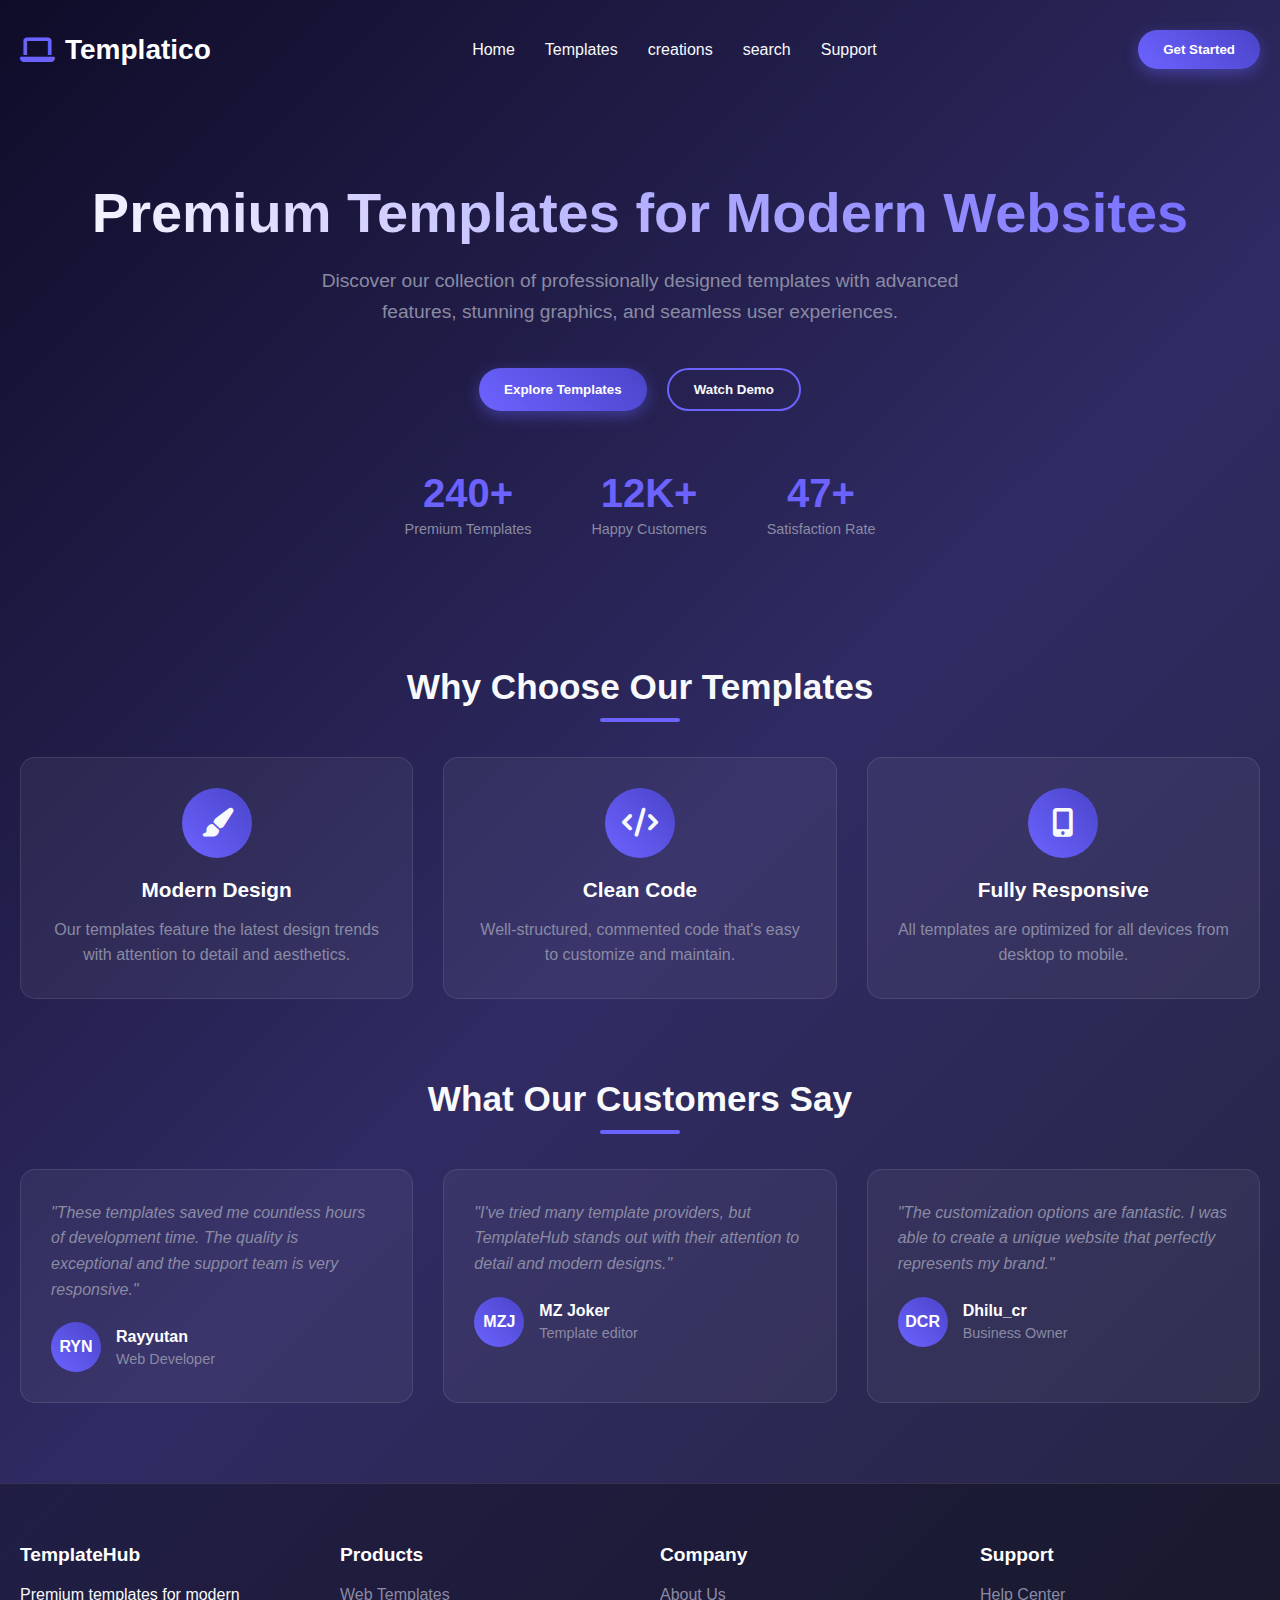
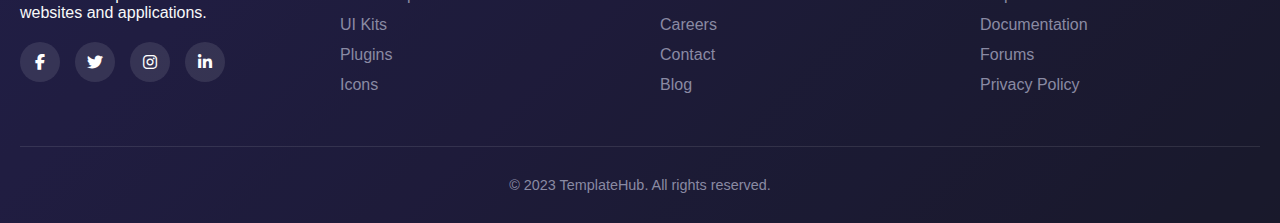
<file: index.html>
<!DOCTYPE html>
<html lang="en">
<head><link rel="stylesheet" href="style.css">
    <link rel="shortcut icon" href="logo.png" type="image/x-icon">
    <meta charset="UTF-8">
    <meta name="viewport" content="width=device-width, initial-scale=1.0">
    <title>Templatico | Templates,websites Showcase</title>
    <link rel="stylesheet" href="https://cdnjs.cloudflare.com/ajax/libs/font-awesome/6.4.0/css/all.min.css">
   
</head>
<body>
    <header>
        <div class="container">
            <nav class="navbar">
                <div class="logo">
                    <i class="fas fa-laptop"></i>
                    <span>Templatico</span>
                </div>
                <div class="nav-links">
                    <a href="index.html">Home</a>
                    <a href="template.html">Templates</a>
                    <a href="our creations.html">creations</a>
                    <a href="#">search</a>
                    <a href="#">Support</a>
                </div>
                <button class="cta-button">Get Started</button>
            </nav>
        </div>
    </header>

    <section class="hero">
        <div class="container">
            <h1>Premium Templates for Modern Websites</h1>
            <p>Discover our collection of professionally designed templates with advanced features, stunning graphics, and seamless user experiences.</p>
            <div class="hero-buttons">
                <button class="cta-button">Explore Templates</button>
                <button class="secondary-button">Watch Demo</button>
            </div>
            <div class="stats">
                <div class="stat-item">
                    <div class="stat-number">500+</div>
                    <div class="stat-label">Premium Templates</div>
                </div>
                <div class="stat-item">
                    <div class="stat-number">25K+</div>
                    <div class="stat-label">Happy Customers</div>
                </div>
                <div class="stat-item">
                    <div class="stat-number">98%</div>
                    <div class="stat-label">Satisfaction Rate</div>
                </div>
            </div>
        </div>
    </section>

    

          
    </section>

    <section class="container">
        <h2 class="section-title">Why Choose Our Templates</h2>
        <div class="features">
            <div class="feature-card">
                <div class="feature-icon">
                    <i class="fas fa-paint-brush"></i>
                </div>
                <h3 class="feature-title">Modern Design</h3>
                <p class="feature-description">Our templates feature the latest design trends with attention to detail and aesthetics.</p>
            </div>
            <div class="feature-card">
                <div class="feature-icon">
                    <i class="fas fa-code"></i>
                </div>
                <h3 class="feature-title">Clean Code</h3>
                <p class="feature-description">Well-structured, commented code that's easy to customize and maintain.</p>
            </div>
            <div class="feature-card">
                <div class="feature-icon">
                    <i class="fas fa-mobile-alt"></i>
                </div>
                <h3 class="feature-title">Fully Responsive</h3>
                <p class="feature-description">All templates are optimized for all devices from desktop to mobile.</p>
            </div>
        </div>
    </section>

    <section class="container testimonials">
        <h2 class="section-title">What Our Customers Say</h2>
        <div class="testimonial-grid">
            <div class="testimonial-card">
                <p class="testimonial-text">"These templates saved me countless hours of development time. The quality is exceptional and the support team is very responsive."</p>
                <div class="testimonial-author">
                    <div class="author-avatar">RYN</div>
                    <div class="author-info">
                        <h4>Rayyutan</h4>
                        <p>Web Developer</p>
                    </div>
                </div>
            </div>
            <div class="testimonial-card">
                <p class="testimonial-text">"I've tried many template providers, but TemplateHub stands out with their attention to detail and modern designs."</p>
                <div class="testimonial-author">
                    <div class="author-avatar">MZJ</div>
                    <div class="author-info">
                        <h4>MZ Joker</h4>
                        <p>Template editor</p>
                    </div>
                </div>
            </div>
            <div class="testimonial-card">
                <p class="testimonial-text">"The customization options are fantastic. I was able to create a unique website that perfectly represents my brand."</p>
                <div class="testimonial-author">
                    <div class="author-avatar">DCR</div>
                    <div class="author-info">
                        <h4>Dhilu_cr</h4>
                        <p> Business Owner</p>
                    </div>
                </div>
            </div>
        </div>
    </section>

    <footer>
        <div class="container">
            <div class="footer-content">
                <div class="footer-column">
                    <h3>TemplateHub</h3>
                    <p>Premium templates for modern websites and applications.</p>
                    <div class="social-links">
                        <a href="#" class="social-link"><i class="fab fa-facebook-f"></i></a>
                        <a href="#" class="social-link"><i class="fab fa-twitter"></i></a>
                        <a href="#" class="social-link"><i class="fab fa-instagram"></i></a>
                        <a href="#" class="social-link"><i class="fab fa-linkedin-in"></i></a>
                    </div>
                </div>
                <div class="footer-column">
                    <h3>Products</h3>
                    <ul class="footer-links">
                        <li><a href="#">Web Templates</a></li>
                        <li><a href="#">UI Kits</a></li>
                        <li><a href="#">Plugins</a></li>
                        <li><a href="#">Icons</a></li>
                    </ul>
                </div>
                <div class="footer-column">
                    <h3>Company</h3>
                    <ul class="footer-links">
                        <li><a href="#">About Us</a></li>
                        <li><a href="#">Careers</a></li>
                        <li><a href="#">Contact</a></li>
                        <li><a href="#">Blog</a></li>
                    </ul>
                </div>
                <div class="footer-column">
                    <h3>Support</h3>
                    <ul class="footer-links">
                        <li><a href="#">Help Center</a></li>
                        <li><a href="#">Documentation</a></li>
                        <li><a href="#">Forums</a></li>
                        <li><a href="#">Privacy Policy</a></li>
                    </ul>
                </div>
            </div>
            <div class="copyright">
                &copy; 2023 TemplateHub. All rights reserved.
            </div>
        </div>
    </footer>

    <script>
        // Add interactivity to category filters
        document.querySelectorAll('.category').forEach(category => {
            category.addEventListener('click', function() {
                document.querySelector('.category.active').classList.remove('active');
                this.classList.add('active');
            });
        });

        // Add hover effect to template cards
        document.querySelectorAll('.template-card').forEach(card => {
            card.addEventListener('mouseenter', function() {
                this.style.transform = 'translateY(-10px)';
            });
            
            card.addEventListener('mouseleave', function() {
                this.style.transform = 'translateY(0)';
            });
        });

        // Add animation to stats counter (simplified version)
        function animateStats() {
            const statNumbers = document.querySelectorAll('.stat-number');
            statNumbers.forEach(stat => {
                const target = parseInt(stat.textContent);
                let current = 0;
                const increment = target / 50;
                
                const timer = setInterval(() => {
                    current += increment;
                    if (current >= target) {
                        stat.textContent = target + (stat.textContent.includes('K') ? 'K+' : '+');
                        clearInterval(timer);
                    } else {
                        stat.textContent = Math.floor(current) + (stat.textContent.includes('K') ? 'K+' : '+');
                    }
                }, 30);
            });
        }

        // Trigger stats animation when page loads
        window.addEventListener('load', animateStats);
    </script>
</body>
</html>
</file>
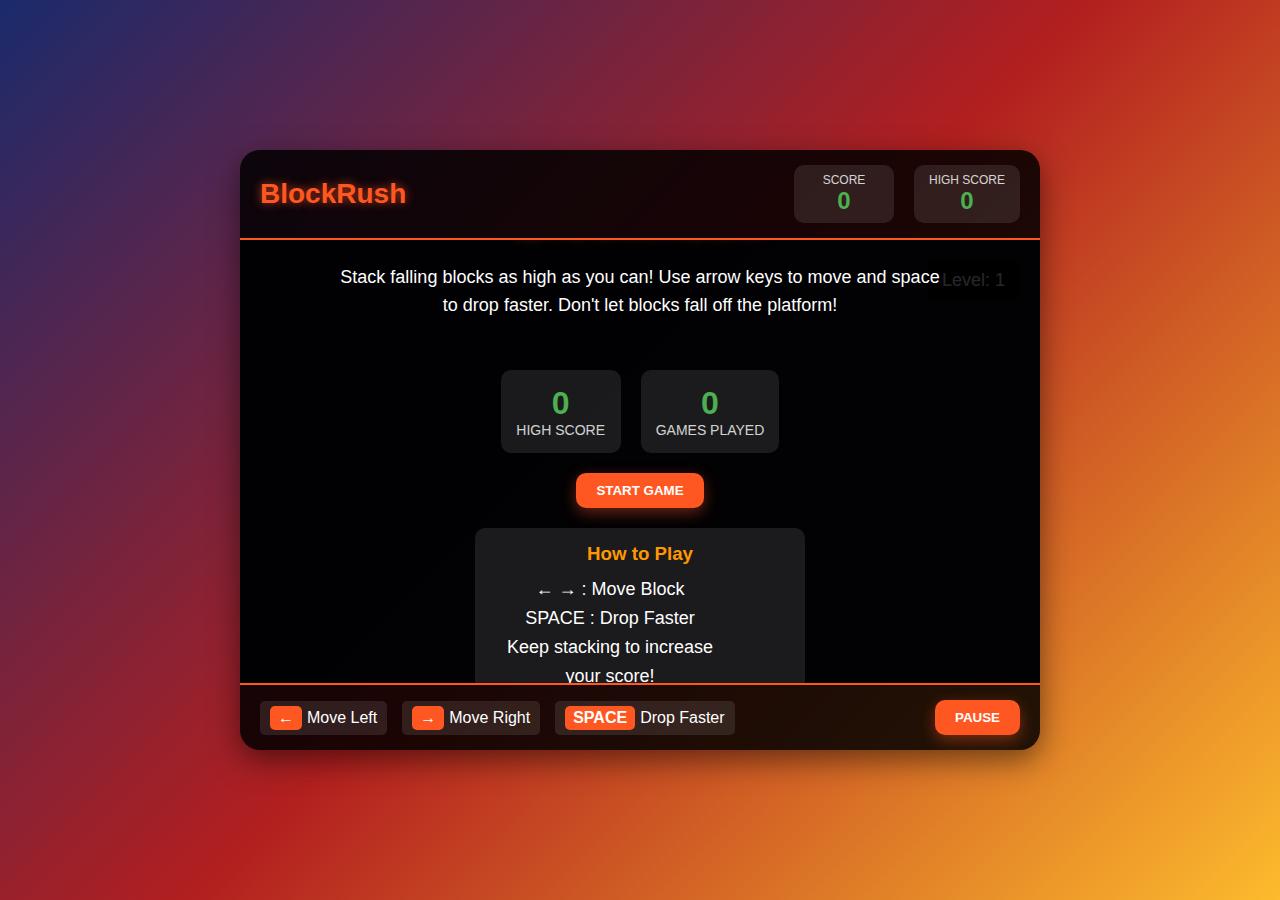
<file: blockrush.html>
<!DOCTYPE html>
<html lang="en">
<head>
    <meta charset="UTF-8">
    <meta name="viewport" content="width=device-width, initial-scale=1.0">
    <title>BlockRush - Stack 'Em High!</title>
    <style>
        * {
            margin: 0;
            padding: 0;
            box-sizing: border-box;
            font-family: 'Segoe UI', Tahoma, Geneva, Verdana, sans-serif;
        }
        
        body {
            background: linear-gradient(135deg, #1a2a6c, #b21f1f, #fdbb2d);
            min-height: 100vh;
            display: flex;
            justify-content: center;
            align-items: center;
            overflow: hidden;
            color: white;
        }
        
        .game-container {
            width: 800px;
            max-width: 95vw;
            height: 600px;
            background: rgba(0, 0, 0, 0.7);
            border-radius: 20px;
            box-shadow: 0 10px 30px rgba(0, 0, 0, 0.5);
            overflow: hidden;
            position: relative;
            display: flex;
            flex-direction: column;
        }
        
        .game-header {
            padding: 15px 20px;
            background: rgba(0, 0, 0, 0.5);
            display: flex;
            justify-content: space-between;
            align-items: center;
            border-bottom: 2px solid #ff5722;
        }
        
        .game-title {
            font-size: 28px;
            font-weight: 700;
            color: #ff5722;
            text-shadow: 0 0 10px rgba(255, 87, 34, 0.7);
        }
        
        .score-container {
            display: flex;
            gap: 20px;
        }
        
        .score-box {
            background: rgba(255, 255, 255, 0.1);
            padding: 8px 15px;
            border-radius: 10px;
            text-align: center;
            min-width: 100px;
        }
        
        .score-label {
            font-size: 12px;
            opacity: 0.8;
        }
        
        .score-value {
            font-size: 24px;
            font-weight: 700;
            color: #4caf50;
        }
        
        .game-area {
            flex: 1;
            position: relative;
            overflow: hidden;
        }
        
        #gameCanvas {
            background: rgba(10, 10, 30, 0.9);
            display: block;
        }
        
        .game-controls {
            padding: 15px 20px;
            background: rgba(0, 0, 0, 0.5);
            display: flex;
            justify-content: space-between;
            align-items: center;
            border-top: 2px solid #ff5722;
        }
        
        .controls-info {
            display: flex;
            gap: 15px;
        }
        
        .control-key {
            display: flex;
            align-items: center;
            gap: 5px;
            background: rgba(255, 255, 255, 0.1);
            padding: 5px 10px;
            border-radius: 5px;
        }
        
        .key {
            background: #ff5722;
            color: white;
            padding: 3px 8px;
            border-radius: 5px;
            font-weight: bold;
        }
        
        .btn {
            background: #ff5722;
            color: white;
            border: none;
            padding: 10px 20px;
            border-radius: 10px;
            font-weight: bold;
            cursor: pointer;
            transition: all 0.3s;
            box-shadow: 0 5px 15px rgba(255, 87, 34, 0.4);
        }
        
        .btn:hover {
            background: #ff7043;
            transform: translateY(-2px);
            box-shadow: 0 7px 20px rgba(255, 87, 34, 0.6);
        }
        
        .btn:active {
            transform: translateY(1px);
        }
        
        .screen {
            position: absolute;
            top: 0;
            left: 0;
            width: 100%;
            height: 100%;
            display: flex;
            flex-direction: column;
            justify-content: center;
            align-items: center;
            background: rgba(0, 0, 0, 0.85);
            z-index: 10;
            text-align: center;
            padding: 20px;
        }
        
        .screen h2 {
            font-size: 48px;
            margin-bottom: 20px;
            color: #ff5722;
            text-shadow: 0 0 15px rgba(255, 87, 34, 0.8);
        }
        
        .screen p {
            font-size: 18px;
            margin-bottom: 30px;
            max-width: 80%;
            line-height: 1.6;
        }
        
        .hidden {
            display: none;
        }
        
        .game-stats {
            display: flex;
            gap: 20px;
            margin: 20px 0;
        }
        
        .stat {
            background: rgba(255, 255, 255, 0.1);
            padding: 15px;
            border-radius: 10px;
            min-width: 120px;
        }
        
        .stat-value {
            font-size: 32px;
            font-weight: 700;
            color: #4caf50;
        }
        
        .stat-label {
            font-size: 14px;
            opacity: 0.8;
        }
        
        .instructions {
            margin-top: 20px;
            background: rgba(255, 255, 255, 0.1);
            padding: 15px;
            border-radius: 10px;
            max-width: 80%;
        }
        
        .instructions h3 {
            margin-bottom: 10px;
            color: #ff9800;
        }
        
        .level-indicator {
            position: absolute;
            top: 20px;
            right: 20px;
            background: rgba(0, 0, 0, 0.7);
            padding: 10px 15px;
            border-radius: 10px;
            font-size: 18px;
            z-index: 5;
        }
        
        .combo-indicator {
            position: absolute;
            top: 60px;
            right: 20px;
            background: rgba(0, 0, 0, 0.7);
            padding: 10px 15px;
            border-radius: 10px;
            font-size: 18px;
            z-index: 5;
            color: #ffeb3b;
            display: none;
        }
        
        .particle {
            position: absolute;
            width: 10px;
            height: 10px;
            background: #ff5722;
            border-radius: 50%;
            pointer-events: none;
            z-index: 5;
        }
        
        @media (max-width: 600px) {
            .game-container {
                height: 500px;
            }
            
            .game-title {
                font-size: 20px;
            }
            
            .score-box {
                min-width: 80px;
                padding: 5px 10px;
            }
            
            .score-value {
                font-size: 18px;
            }
            
            .controls-info {
                flex-direction: column;
                gap: 5px;
            }
            
            .screen h2 {
                font-size: 36px;
            }
            
            .screen p {
                font-size: 16px;
            }
        }
    </style>
</head>
<body>
    <div class="game-container">
        <div class="game-header">
            <div class="game-title">BlockRush</div>
            <div class="score-container">
                <div class="score-box">
                    <div class="score-label">SCORE</div>
                    <div class="score-value" id="score">0</div>
                </div>
                <div class="score-box">
                    <div class="score-label">HIGH SCORE</div>
                    <div class="score-value" id="highScore">0</div>
                </div>
            </div>
        </div>
        
        <div class="game-area">
            <canvas id="gameCanvas" width="800" height="450"></canvas>
            <div class="level-indicator">Level: <span id="level">1</span></div>
            <div class="combo-indicator" id="comboIndicator">Combo x<span id="combo">1</span></div>
            
            <div class="screen" id="startScreen">
                <h2>BlockRush</h2>
                <p>Stack falling blocks as high as you can! Use arrow keys to move and space to drop faster. Don't let blocks fall off the platform!</p>
                <div class="game-stats">
                    <div class="stat">
                        <div class="stat-value" id="startHighScore">0</div>
                        <div class="stat-label">HIGH SCORE</div>
                    </div>
                    <div class="stat">
                        <div class="stat-value" id="startGamesPlayed">0</div>
                        <div class="stat-label">GAMES PLAYED</div>
                    </div>
                </div>
                <button class="btn" id="startBtn">START GAME</button>
                <div class="instructions">
                    <h3>How to Play</h3>
                    <p>← → : Move Block<br>SPACE : Drop Faster<br>Keep stacking to increase your score!</p>
                </div>
            </div>
            
            <div class="screen hidden" id="gameOverScreen">
                <h2>Game Over!</h2>
                <p>Your tower collapsed! Better luck next time.</p>
                <div class="game-stats">
                    <div class="stat">
                        <div class="stat-value" id="finalScore">0</div>
                        <div class="stat-label">SCORE</div>
                    </div>
                    <div class="stat">
                        <div class="stat-value" id="finalHighScore">0</div>
                        <div class="stat-label">HIGH SCORE</div>
                    </div>
                    <div class="stat">
                        <div class="stat-value" id="blocksPlaced">0</div>
                        <div class="stat-label">BLOCKS PLACED</div>
                    </div>
                </div>
                <button class="btn" id="restartBtn">PLAY AGAIN</button>
            </div>
        </div>
        
        <div class="game-controls">
            <div class="controls-info">
                <div class="control-key">
                    <span class="key">←</span>
                    <span>Move Left</span>
                </div>
                <div class="control-key">
                    <span class="key">→</span>
                    <span>Move Right</span>
                </div>
                <div class="control-key">
                    <span class="key">SPACE</span>
                    <span>Drop Faster</span>
                </div>
            </div>
            <button class="btn" id="pauseBtn">PAUSE</button>
        </div>
    </div>

    <script>
        // Game variables
        const canvas = document.getElementById('gameCanvas');
        const ctx = canvas.getContext('2d');
        const scoreElement = document.getElementById('score');
        const highScoreElement = document.getElementById('highScore');
        const levelElement = document.getElementById('level');
        const comboIndicator = document.getElementById('comboIndicator');
        const comboElement = document.getElementById('combo');
        const startScreen = document.getElementById('startScreen');
        const gameOverScreen = document.getElementById('gameOverScreen');
        const startBtn = document.getElementById('startBtn');
        const restartBtn = document.getElementById('restartBtn');
        const pauseBtn = document.getElementById('pauseBtn');
        const finalScore = document.getElementById('finalScore');
        const finalHighScore = document.getElementById('finalHighScore');
        const blocksPlaced = document.getElementById('blocksPlaced');
        const startHighScore = document.getElementById('startHighScore');
        const startGamesPlayed = document.getElementById('startGamesPlayed');

        // Game state
        let gameState = {
            score: 0,
            highScore: localStorage.getItem('blockRushHighScore') || 0,
            gamesPlayed: localStorage.getItem('blockRushGamesPlayed') || 0,
            level: 1,
            blocks: [],
            currentBlock: null,
            gameOver: false,
            paused: false,
            speed: 2,
            combo: 1,
            comboTimeout: null,
            blockWidth: 80,
            blockHeight: 30,
            platformWidth: 200,
            platformX: canvas.width / 2 - 100,
            particles: []
        };

        // Initialize game stats
        highScoreElement.textContent = gameState.highScore;
        startHighScore.textContent = gameState.highScore;
        startGamesPlayed.textContent = gameState.gamesPlayed;

        // Block class
        class Block {
            constructor(x, y, width, height, color) {
                this.x = x;
                this.y = y;
                this.width = width;
                this.height = height;
                this.color = color;
                this.speed = gameState.speed;
                this.fastDrop = false;
            }
            
            update() {
                if (this.fastDrop) {
                    this.y += this.speed * 3;
                } else {
                    this.y += this.speed;
                }
            }
            
            draw() {
                ctx.fillStyle = this.color;
                ctx.fillRect(this.x, this.y, this.width, this.height);
                
                // Add 3D effect
                ctx.strokeStyle = 'rgba(255, 255, 255, 0.3)';
                ctx.lineWidth = 2;
                ctx.strokeRect(this.x, this.y, this.width, this.height);
                
                ctx.fillStyle = 'rgba(255, 255, 255, 0.2)';
                ctx.fillRect(this.x + 2, this.y + 2, this.width - 4, 5);
            }
            
            checkCollision() {
                // Check if block hits the platform or other blocks
                if (this.y + this.height >= canvas.height - 50) {
                    // Check if it's on the platform
                    if (this.x + this.width >= gameState.platformX && 
                        this.x <= gameState.platformX + gameState.platformWidth) {
                        return 'platform';
                    } else {
                        return 'ground';
                    }
                }
                
                // Check collision with other blocks
                for (let block of gameState.blocks) {
                    if (this !== block && 
                        this.y + this.height >= block.y && 
                        this.y <= block.y + block.height &&
                        this.x + this.width >= block.x && 
                        this.x <= block.x + block.width) {
                        return 'block';
                    }
                }
                
                return false;
            }
        }

        // Particle class for effects
        class Particle {
            constructor(x, y, color) {
                this.x = x;
                this.y = y;
                this.color = color;
                this.size = Math.random() * 5 + 2;
                this.speedX = Math.random() * 6 - 3;
                this.speedY = Math.random() * 6 - 3;
                this.life = 30;
            }
            
            update() {
                this.x += this.speedX;
                this.y += this.speedY;
                this.life--;
            }
            
            draw() {
                ctx.fillStyle = this.color;
                ctx.globalAlpha = this.life / 30;
                ctx.beginPath();
                ctx.arc(this.x, this.y, this.size, 0, Math.PI * 2);
                ctx.fill();
                ctx.globalAlpha = 1;
            }
        }

        // Initialize game
        function init() {
            gameState.blocks = [];
            gameState.score = 0;
            gameState.level = 1;
            gameState.speed = 2;
            gameState.gameOver = false;
            gameState.combo = 1;
            scoreElement.textContent = '0';
            levelElement.textContent = '1';
            comboIndicator.style.display = 'none';
            
            // Create initial platform
            const platform = new Block(
                gameState.platformX, 
                canvas.height - 50, 
                gameState.platformWidth, 
                20, 
                '#4caf50'
            );
            gameState.blocks.push(platform);
            
            // Create first block
            createNewBlock();
            
            // Start game loop
            gameLoop();
        }

        // Create a new falling block
        function createNewBlock() {
            const colors = ['#ff5722', '#2196f3', '#ffeb3b', '#9c27b0', '#00bcd4'];
            const color = colors[Math.floor(Math.random() * colors.length)];
            
            const block = new Block(
                Math.random() * (canvas.width - gameState.blockWidth),
                0,
                gameState.blockWidth,
                gameState.blockHeight,
                color
            );
            
            gameState.currentBlock = block;
        }

        // Draw platform
        function drawPlatform() {
            ctx.fillStyle = '#4caf50';
            ctx.fillRect(gameState.platformX, canvas.height - 50, gameState.platformWidth, 20);
            
            // Add platform details
            ctx.fillStyle = 'rgba(255, 255, 255, 0.2)';
            for (let i = 0; i < 5; i++) {
                ctx.fillRect(
                    gameState.platformX + 10 + i * 40, 
                    canvas.height - 45, 
                    20, 
                    10
                );
            }
        }

        // Create particles for effect
        function createParticles(x, y, color, count) {
            for (let i = 0; i < count; i++) {
                gameState.particles.push(new Particle(x, y, color));
            }
        }

        // Update particles
        function updateParticles() {
            for (let i = gameState.particles.length - 1; i >= 0; i--) {
                gameState.particles[i].update();
                if (gameState.particles[i].life <= 0) {
                    gameState.particles.splice(i, 1);
                }
            }
        }

        // Draw particles
        function drawParticles() {
            for (let particle of gameState.particles) {
                particle.draw();
            }
        }

        // Game loop
        function gameLoop() {
            if (gameState.paused || gameState.gameOver) return;
            
            // Clear canvas
            ctx.clearRect(0, 0, canvas.width, canvas.height);
            
            // Draw background with gradient
            const gradient = ctx.createLinearGradient(0, 0, 0, canvas.height);
            gradient.addColorStop(0, '#1a237e');
            gradient.addColorStop(1, '#0d47a1');
            ctx.fillStyle = gradient;
            ctx.fillRect(0, 0, canvas.width, canvas.height);
            
            // Draw grid pattern
            ctx.strokeStyle = 'rgba(255, 255, 255, 0.05)';
            ctx.lineWidth = 1;
            for (let x = 0; x < canvas.width; x += 40) {
                ctx.beginPath();
                ctx.moveTo(x, 0);
                ctx.lineTo(x, canvas.height);
                ctx.stroke();
            }
            for (let y = 0; y < canvas.height; y += 40) {
                ctx.beginPath();
                ctx.moveTo(0, y);
                ctx.lineTo(canvas.width, y);
                ctx.stroke();
            }
            
            // Update and draw particles
            updateParticles();
            drawParticles();
            
            // Draw all blocks
            for (let block of gameState.blocks) {
                block.draw();
            }
            
            // Update and draw current block
            if (gameState.currentBlock) {
                gameState.currentBlock.update();
                gameState.currentBlock.draw();
                
                // Check for collision
                const collision = gameState.currentBlock.checkCollision();
                if (collision) {
                    if (collision === 'ground') {
                        // Game over if block hits the ground
                        gameOver();
                        return;
                    } else {
                        // Add block to stack
                        gameState.blocks.push(gameState.currentBlock);
                        
                        // Create particle effect
                        createParticles(
                            gameState.currentBlock.x + gameState.currentBlock.width / 2,
                            gameState.currentBlock.y + gameState.currentBlock.height / 2,
                            gameState.currentBlock.color,
                            15
                        );
                        
                        // Update score
                        updateScore();
                        
                        // Create new block
                        createNewBlock();
                    }
                }
            }
            
            // Draw platform
            drawPlatform();
            
            // Continue game loop
            requestAnimationFrame(gameLoop);
        }

        // Update score
        function updateScore() {
            // Base points
            let points = 10 * gameState.combo;
            
            // Bonus for precise placement
            const block = gameState.currentBlock;
            const platform = gameState.blocks[0]; // Platform is first block
            
            if (block.x >= platform.x && block.x + block.width <= platform.x + platform.width) {
                points += 5;
            }
            
            gameState.score += points;
            scoreElement.textContent = gameState.score;
            
            // Update high score
            if (gameState.score > gameState.highScore) {
                gameState.highScore = gameState.score;
                highScoreElement.textContent = gameState.highScore;
                localStorage.setItem('blockRushHighScore', gameState.highScore);
            }
            
            // Update level
            const newLevel = Math.floor(gameState.score / 100) + 1;
            if (newLevel > gameState.level) {
                gameState.level = newLevel;
                gameState.speed += 0.5;
                levelElement.textContent = gameState.level;
                
                // Level up effect
                createParticles(canvas.width / 2, canvas.height / 2, '#ffeb3b', 50);
            }
            
            // Combo system
            clearTimeout(gameState.comboTimeout);
            gameState.combo++;
            comboElement.textContent = gameState.combo;
            comboIndicator.style.display = 'block';
            
            gameState.comboTimeout = setTimeout(() => {
                gameState.combo = 1;
                comboIndicator.style.display = 'none';
            }, 2000);
        }

        // Game over
        function gameOver() {
            gameState.gameOver = true;
            gameState.gamesPlayed++;
            localStorage.setItem('blockRushGamesPlayed', gameState.gamesPlayed);
            
            finalScore.textContent = gameState.score;
            finalHighScore.textContent = gameState.highScore;
            blocksPlaced.textContent = gameState.blocks.length - 1; // Subtract platform
            
            // Show game over screen after a short delay
            setTimeout(() => {
                gameOverScreen.classList.remove('hidden');
            }, 1000);
        }

        // Event listeners
        startBtn.addEventListener('click', () => {
            startScreen.classList.add('hidden');
            init();
        });

        restartBtn.addEventListener('click', () => {
            gameOverScreen.classList.add('hidden');
            init();
        });

        pauseBtn.addEventListener('click', () => {
            gameState.paused = !gameState.paused;
            pauseBtn.textContent = gameState.paused ? 'RESUME' : 'PAUSE';
            
            if (!gameState.paused && !gameState.gameOver) {
                gameLoop();
            }
        });

        // Keyboard controls
        document.addEventListener('keydown', (e) => {
            if (gameState.paused || gameState.gameOver || !gameState.currentBlock) return;
            
            switch(e.key) {
                case 'ArrowLeft':
                    if (gameState.currentBlock.x > 0) {
                        gameState.currentBlock.x -= 20;
                    }
                    break;
                case 'ArrowRight':
                    if (gameState.currentBlock.x + gameState.currentBlock.width < canvas.width) {
                        gameState.currentBlock.x += 20;
                    }
                    break;
                case ' ':
                    gameState.currentBlock.fastDrop = true;
                    break;
            }
        });

        document.addEventListener('keyup', (e) => {
            if (e.key === ' ') {
                if (gameState.currentBlock) {
                    gameState.currentBlock.fastDrop = false;
                }
            }
        });

        // Touch controls for mobile
        let touchStartX = 0;
        
        canvas.addEventListener('touchstart', (e) => {
            e.preventDefault();
            touchStartX = e.touches[0].clientX;
        });

        canvas.addEventListener('touchmove', (e) => {
            e.preventDefault();
            if (!gameState.currentBlock) return;
            
            const touchX = e.touches[0].clientX;
            const deltaX = touchX - touchStartX;
            
            if (deltaX > 10) {
                // Move right
                if (gameState.currentBlock.x + gameState.currentBlock.width < canvas.width) {
                    gameState.currentBlock.x += 10;
                }
                touchStartX = touchX;
            } else if (deltaX < -10) {
                // Move left
                if (gameState.currentBlock.x > 0) {
                    gameState.currentBlock.x -= 10;
                }
                touchStartX = touchX;
            }
        });

        canvas.addEventListener('touchend', (e) => {
            e.preventDefault();
        });
    </script>
</body>
</html>
</file>
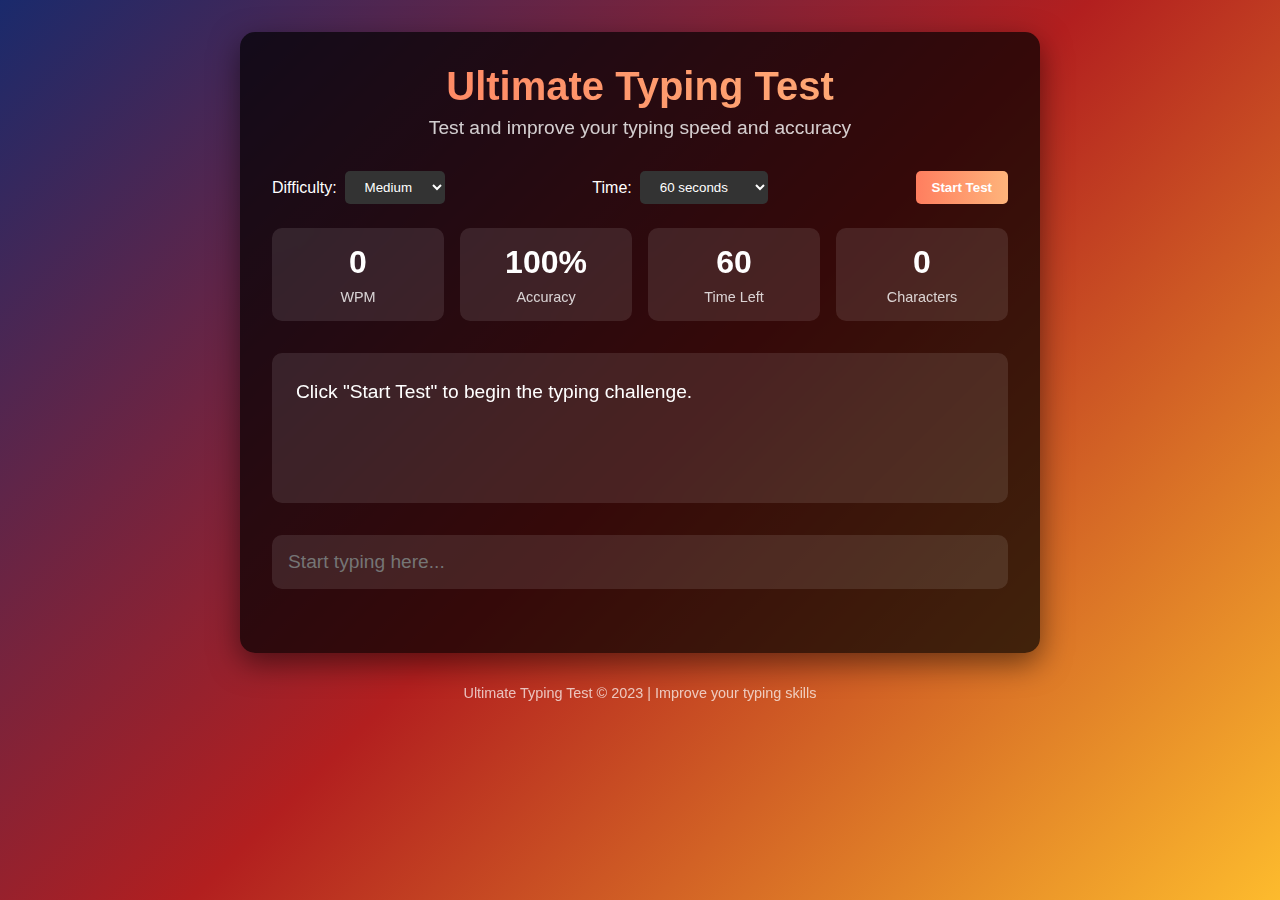
<file: typing test.html>
<!DOCTYPE html>
<html lang="en">
<head>
    <meta charset="UTF-8">
    <meta name="viewport" content="width=device-width, initial-scale=1.0">
    <title>Ultimate Typing Test</title>
    <style>
        * {
            margin: 0;
            padding: 0;
            box-sizing: border-box;
            font-family: 'Segoe UI', Tahoma, Geneva, Verdana, sans-serif;
        }

        body {
            background: linear-gradient(135deg, #1a2a6c, #b21f1f, #fdbb2d);
            color: white;
            min-height: 100vh;
            display: flex;
            flex-direction: column;
            align-items: center;
            padding: 2rem;
        }

        .container {
            max-width: 800px;
            width: 100%;
            background: rgba(0, 0, 0, 0.7);
            border-radius: 15px;
            padding: 2rem;
            box-shadow: 0 10px 30px rgba(0, 0, 0, 0.5);
        }

        header {
            text-align: center;
            margin-bottom: 2rem;
        }

        h1 {
            font-size: 2.5rem;
            margin-bottom: 0.5rem;
            background: linear-gradient(to right, #ff7e5f, #feb47b);
            -webkit-background-clip: text;
            background-clip: text;
            color: transparent;
        }

        .subtitle {
            font-size: 1.2rem;
            opacity: 0.8;
        }

        .game-controls {
            display: flex;
            justify-content: space-between;
            margin-bottom: 1.5rem;
            flex-wrap: wrap;
            gap: 1rem;
        }

        .difficulty-selector, .time-selector {
            display: flex;
            gap: 0.5rem;
            align-items: center;
        }

        select, button {
            padding: 0.5rem 1rem;
            border: none;
            border-radius: 5px;
            background: #333;
            color: white;
            cursor: pointer;
            transition: all 0.3s ease;
        }

        select:hover, button:hover {
            background: #444;
            transform: translateY(-2px);
        }

        button.primary {
            background: linear-gradient(to right, #ff7e5f, #feb47b);
            font-weight: bold;
        }

        .stats {
            display: grid;
            grid-template-columns: repeat(4, 1fr);
            gap: 1rem;
            margin-bottom: 2rem;
        }

        .stat-box {
            background: rgba(255, 255, 255, 0.1);
            padding: 1rem;
            border-radius: 10px;
            text-align: center;
            backdrop-filter: blur(10px);
        }

        .stat-value {
            font-size: 2rem;
            font-weight: bold;
            margin-bottom: 0.5rem;
        }

        .stat-label {
            font-size: 0.9rem;
            opacity: 0.8;
        }

        .text-display {
            background: rgba(255, 255, 255, 0.1);
            padding: 1.5rem;
            border-radius: 10px;
            margin-bottom: 2rem;
            min-height: 150px;
            line-height: 1.6;
            font-size: 1.2rem;
            backdrop-filter: blur(10px);
        }

        .current-word {
            background: rgba(255, 255, 255, 0.2);
            padding: 0.2rem 0.5rem;
            border-radius: 5px;
        }

        .correct {
            color: #4CAF50;
        }

        .incorrect {
            color: #F44336;
            text-decoration: underline;
        }

        .input-area {
            width: 100%;
            margin-bottom: 2rem;
        }

        #user-input {
            width: 100%;
            padding: 1rem;
            font-size: 1.2rem;
            border: none;
            border-radius: 10px;
            background: rgba(255, 255, 255, 0.1);
            color: white;
            outline: none;
            transition: all 0.3s ease;
        }

        #user-input:focus {
            background: rgba(255, 255, 255, 0.2);
            box-shadow: 0 0 0 2px rgba(255, 255, 255, 0.3);
        }

        .results {
            text-align: center;
            display: none;
        }

        .results h2 {
            margin-bottom: 1rem;
            font-size: 2rem;
        }

        .results-stats {
            display: grid;
            grid-template-columns: repeat(2, 1fr);
            gap: 1rem;
            margin-bottom: 2rem;
        }

        .results-stat {
            background: rgba(255, 255, 255, 0.1);
            padding: 1.5rem;
            border-radius: 10px;
        }

        .results-value {
            font-size: 2.5rem;
            font-weight: bold;
            margin-bottom: 0.5rem;
        }

        .accuracy-meter {
            width: 100%;
            height: 20px;
            background: rgba(255, 255, 255, 0.1);
            border-radius: 10px;
            margin: 1rem 0;
            overflow: hidden;
        }

        .accuracy-fill {
            height: 100%;
            background: linear-gradient(to right, #4CAF50, #8BC34A);
            border-radius: 10px;
            transition: width 0.5s ease;
        }

        footer {
            margin-top: 2rem;
            text-align: center;
            opacity: 0.7;
            font-size: 0.9rem;
        }

        @media (max-width: 768px) {
            .stats {
                grid-template-columns: repeat(2, 1fr);
            }
            
            .results-stats {
                grid-template-columns: 1fr;
            }
        }
    </style>
</head>
<body>
    <div class="container">
        <header>
            <h1>Ultimate Typing Test</h1>
            <p class="subtitle">Test and improve your typing speed and accuracy</p>
        </header>

        <div class="game-controls">
            <div class="difficulty-selector">
                <label for="difficulty">Difficulty:</label>
                <select id="difficulty">
                    <option value="easy">Easy</option>
                    <option value="medium" selected>Medium</option>
                    <option value="hard">Hard</option>
                </select>
            </div>
            
            <div class="time-selector">
                <label for="time">Time:</label>
                <select id="time">
                    <option value="30">30 seconds</option>
                    <option value="60" selected>60 seconds</option>
                    <option value="120">120 seconds</option>
                </select>
            </div>
            
            <button id="start-btn" class="primary">Start Test</button>
        </div>

        <div class="stats">
            <div class="stat-box">
                <div class="stat-value" id="wpm">0</div>
                <div class="stat-label">WPM</div>
            </div>
            <div class="stat-box">
                <div class="stat-value" id="accuracy">100%</div>
                <div class="stat-label">Accuracy</div>
            </div>
            <div class="stat-box">
                <div class="stat-value" id="time-left">60</div>
                <div class="stat-label">Time Left</div>
            </div>
            <div class="stat-box">
                <div class="stat-value" id="chars-typed">0</div>
                <div class="stat-label">Characters</div>
            </div>
        </div>

        <div class="text-display" id="text-display">
            Click "Start Test" to begin the typing challenge.
        </div>

        <div class="input-area">
            <input type="text" id="user-input" placeholder="Start typing here..." disabled>
        </div>

        <div class="results" id="results">
            <h2>Test Complete!</h2>
            <div class="results-stats">
                <div class="results-stat">
                    <div class="results-value" id="final-wpm">0</div>
                    <div class="stat-label">Words Per Minute</div>
                </div>
                <div class="results-stat">
                    <div class="results-value" id="final-accuracy">0%</div>
                    <div class="stat-label">Accuracy</div>
                </div>
            </div>
            <div class="accuracy-meter">
                <div class="accuracy-fill" id="accuracy-fill"></div>
            </div>
            <button id="restart-btn" class="primary">Try Again</button>
        </div>
    </div>

    <footer>
        <p>Ultimate Typing Test &copy; 2023 | Improve your typing skills</p>
    </footer>

    <script>
        // Game elements
        const textDisplay = document.getElementById('text-display');
        const userInput = document.getElementById('user-input');
        const startBtn = document.getElementById('start-btn');
        const restartBtn = document.getElementById('restart-btn');
        const difficultySelect = document.getElementById('difficulty');
        const timeSelect = document.getElementById('time');
        const results = document.getElementById('results');
        
        // Stats elements
        const wpmElement = document.getElementById('wpm');
        const accuracyElement = document.getElementById('accuracy');
        const timeLeftElement = document.getElementById('time-left');
        const charsTypedElement = document.getElementById('chars-typed');
        const finalWpmElement = document.getElementById('final-wpm');
        const finalAccuracyElement = document.getElementById('final-accuracy');
        const accuracyFill = document.getElementById('accuracy-fill');
        
        // Game state
        let gameActive = false;
        let startTime;
        let timer;
        let currentText = '';
        let currentWordIndex = 0;
        let correctChars = 0;
        let totalChars = 0;
        let wordsTyped = 0;
        
        // Text samples by difficulty
        const textSamples = {
            easy: [
                "The quick brown fox jumps over the lazy dog. This sentence contains all letters of the alphabet.",
                "Programming is fun and challenging. It requires logical thinking and problem solving skills.",
                "Practice makes perfect. Keep typing regularly to improve your speed and accuracy over time."
            ],
            medium: [
                "JavaScript is a versatile programming language that powers the interactive web. It runs in browsers and servers.",
                "Web development involves creating websites and web applications using HTML, CSS, and JavaScript technologies.",
                "Responsive design ensures that websites look good on all devices from desktop computers to mobile phones."
            ],
            hard: [
                "Algorithmic complexity analysis helps developers understand how their code will perform with large inputs.",
                "Asynchronous programming in JavaScript utilizes callbacks, promises, and async/await patterns for non-blocking operations.",
                "The Document Object Model represents the structure of HTML documents and enables dynamic content manipulation."
            ]
        };
        
        // Initialize the game
        function initGame() {
            userInput.value = '';
            userInput.disabled = true;
            gameActive = false;
            currentWordIndex = 0;
            correctChars = 0;
            totalChars = 0;
            wordsTyped = 0;
            
            updateStats();
            
            // Reset text display
            textDisplay.innerHTML = 'Click "Start Test" to begin the typing challenge.';
            
            // Hide results
            results.style.display = 'none';
        }
        
        // Start the game
        function startGame() {
            // Get selected difficulty and time
            const difficulty = difficultySelect.value;
            const timeLimit = parseInt(timeSelect.value);
            
            // Reset game state
            gameActive = true;
            currentWordIndex = 0;
            correctChars = 0;
            totalChars = 0;
            wordsTyped = 0;
            
            // Select random text based on difficulty
            const samples = textSamples[difficulty];
            currentText = samples[Math.floor(Math.random() * samples.length)];
            
            // Display the text
            displayText();
            
            // Enable and focus input
            userInput.disabled = false;
            userInput.focus();
            
            // Start timer
            startTime = new Date();
            timeLeftElement.textContent = timeLimit;
            
            // Update timer every second
            clearInterval(timer);
            timer = setInterval(() => {
                const elapsed = Math.floor((new Date() - startTime) / 1000);
                const timeLeft = timeLimit - elapsed;
                
                timeLeftElement.textContent = timeLeft;
                
                if (timeLeft <= 0) {
                    endGame();
                }
            }, 1000);
            
            // Hide results
            results.style.display = 'none';
        }
        
        // Display the text with formatting
        function displayText() {
            const words = currentText.split(' ');
            let html = '';
            
            words.forEach((word, index) => {
                if (index === currentWordIndex) {
                    html += `<span class="current-word">${word}</span> `;
                } else {
                    html += `${word} `;
                }
            });
            
            textDisplay.innerHTML = html;
        }
        
        // Handle user input
        userInput.addEventListener('input', () => {
            if (!gameActive) return;
            
            const input = userInput.value;
            const words = currentText.split(' ');
            const currentWord = words[currentWordIndex];
            
            // Check if space was pressed (word completed)
            if (input.endsWith(' ')) {
                // Remove the space for comparison
                const typedWord = input.trim();
                
                // Update character counts
                totalChars += currentWord.length + 1; // +1 for the space
                if (typedWord === currentWord) {
                    correctChars += currentWord.length + 1;
                    wordsTyped++;
                }
                
                // Move to next word
                currentWordIndex++;
                userInput.value = '';
                
                // Check if all words are completed
                if (currentWordIndex >= words.length) {
                    // Reset with new text
                    const difficulty = difficultySelect.value;
                    const samples = textSamples[difficulty];
                    currentText = samples[Math.floor(Math.random() * samples.length)];
                    currentWordIndex = 0;
                }
                
                displayText();
            }
            
            updateStats();
        });
        
        // Update real-time statistics
        function updateStats() {
            // Calculate WPM
            const elapsedMinutes = (new Date() - startTime) / 60000;
            const wpm = elapsedMinutes > 0 ? Math.round(wordsTyped / elapsedMinutes) : 0;
            wpmElement.textContent = wpm;
            
            // Calculate accuracy
            const accuracy = totalChars > 0 ? Math.round((correctChars / totalChars) * 100) : 100;
            accuracyElement.textContent = `${accuracy}%`;
            
            // Update characters typed
            charsTypedElement.textContent = totalChars;
        }
        
        // End the game
        function endGame() {
            gameActive = false;
            clearInterval(timer);
            userInput.disabled = true;
            
            // Calculate final stats
            const elapsedMinutes = (new Date() - startTime) / 60000;
            const finalWpm = Math.round(wordsTyped / elapsedMinutes);
            const finalAccuracy = totalChars > 0 ? Math.round((correctChars / totalChars) * 100) : 0;
            
            // Display final results
            finalWpmElement.textContent = finalWpm;
            finalAccuracyElement.textContent = `${finalAccuracy}%`;
            accuracyFill.style.width = `${finalAccuracy}%`;
            
            // Show results
            results.style.display = 'block';
        }
        
        // Event listeners
        startBtn.addEventListener('click', () => {
            if (!gameActive) {
                startGame();
            }
        });
        
        restartBtn.addEventListener('click', () => {
            initGame();
            startGame();
        });
        
        // Initialize the game
        initGame();
    </script>
</body>
</html>
</file>
<file: style.css>
* {
            margin: 0;
            padding: 0;
            box-sizing: border-box;
            font-family: 'Segoe UI', Tahoma, Geneva, Verdana, sans-serif;
        }
        
        :root {
            --primary: #6c63ff;
            --secondary: #4a44c9;
            --accent: #ff6584;
            --dark: #2a2a3c;
            --light: #f8f9fa;
            --gray: #8a8aa3;
        }
        
        body {
            background: linear-gradient(135deg, #0f0c29, #302b63, #24243e);
            color: var(--light);
            min-height: 100vh;
            overflow-x: hidden;
        }
        
        .container {
            max-width: 1400px;
            margin: 0 auto;
            padding: 0 20px;
        }
        
        /* Header Styles */
        header {
            padding: 30px 0;
            position: relative;
            z-index: 100;
        }
        
        .navbar {
            display: flex;
            justify-content: space-between;
            align-items: center;
        }
        
        .logo {
            display: flex;
            align-items: center;
            gap: 10px;
            font-size: 28px;
            font-weight: 700;
            color: white;
        }
        
        .logo i {
            color: var(--primary);
        }
        
        .nav-links {
            display: flex;
            gap: 30px;
        }
        
        .nav-links a {
            color: var(--light);
            text-decoration: none;
            font-weight: 500;
            transition: color 0.3s;
            position: relative;
        }
        
        .nav-links a:hover {
            color: var(--primary);
        }
        
        .nav-links a::after {
            content: '';
            position: absolute;
            bottom: -5px;
            left: 0;
            width: 0;
            height: 2px;
            background: var(--primary);
            transition: width 0.3s;
        }
        
        .nav-links a:hover::after {
            width: 100%;
        }
        
        .cta-button {
            background: linear-gradient(45deg, var(--primary), var(--secondary));
            color: white;
            border: none;
            padding: 12px 25px;
            border-radius: 30px;
            font-weight: 600;
            cursor: pointer;
            transition: transform 0.3s, box-shadow 0.3s;
            box-shadow: 0 5px 15px rgba(108, 99, 255, 0.4);
        }
        
        .cta-button:hover {
            transform: translateY(-3px);
            box-shadow: 0 8px 20px rgba(108, 99, 255, 0.6);
        }
        
        /* Hero Section */
        .hero {
            text-align: center;
            padding: 80px 0 50px;
            position: relative;
        }
        
        .hero h1 {
            font-size: 3.5rem;
            margin-bottom: 20px;
            background: linear-gradient(45deg, #fff, var(--primary));
            -webkit-background-clip: text;
            background-clip: text;
            color: transparent;
            line-height: 1.2;
        }
        
        .hero p {
            font-size: 1.2rem;
            max-width: 700px;
            margin: 0 auto 40px;
            color: var(--gray);
            line-height: 1.6;
        }
        
        .hero-buttons {
            display: flex;
            justify-content: center;
            gap: 20px;
            margin-bottom: 60px;
        }
        
        .secondary-button {
            background: transparent;
            color: var(--light);
            border: 2px solid var(--primary);
            padding: 12px 25px;
            border-radius: 30px;
            font-weight: 600;
            cursor: pointer;
            transition: all 0.3s;
        }
        
        .secondary-button:hover {
            background: rgba(108, 99, 255, 0.1);
        }
        
        /* Stats Section */
        .stats {
            display: flex;
            justify-content: center;
            gap: 60px;
            margin-bottom: 80px;
        }
        
        .stat-item {
            text-align: center;
        }
        
        .stat-number {
            font-size: 2.5rem;
            font-weight: 700;
            color: var(--primary);
            margin-bottom: 5px;
        }
        
        .stat-label {
            color: var(--gray);
            font-size: 0.9rem;
        }
        
        /* Template Categories */
        .section-title {
            text-align: center;
            font-size: 2.2rem;
            margin-bottom: 50px;
            position: relative;
        }
        
        .section-title::after {
            content: '';
            position: absolute;
            bottom: -15px;
            left: 50%;
            transform: translateX(-50%);
            width: 80px;
            height: 4px;
            background: var(--primary);
            border-radius: 2px;
        }
        
        .categories {
            display: flex;
            justify-content: center;
            gap: 20px;
            margin-bottom: 60px;
            flex-wrap: wrap;
        }
        
        .category {
            background: rgba(255, 255, 255, 0.05);
            padding: 15px 25px;
            border-radius: 10px;
            cursor: pointer;
            transition: all 0.3s;
            border: 1px solid transparent;
        }
        
        .category.active, .category:hover {
            background: rgba(108, 99, 255, 0.2);
            border-color: var(--primary);
            transform: translateY(-5px);
        }
        
        /* Template Grid */
        .template-grid {
            display: grid;
            grid-template-columns: repeat(auto-fill, minmax(320px, 1fr));
            gap: 30px;
            margin-bottom: 80px;
        }
        
        .template-card {
            background: rgba(255, 255, 255, 0.05);
            border-radius: 15px;
            overflow: hidden;
            transition: transform 0.4s, box-shadow 0.4s;
            position: relative;
            border: 1px solid rgba(255, 255, 255, 0.1);
        }
        
        .template-card:hover {
            transform: translateY(-10px);
            box-shadow: 0 15px 30px rgba(0, 0, 0, 0.3);
        }
        
        .template-image {
            height: 200px;
            background: linear-gradient(45deg, #4a44c9, #6c63ff);
            position: relative;
            overflow: hidden;
        }
        
        .template-image::before {
            content: '';
            position: absolute;
            top: 0;
            left: 0;
            width: 100%;
            height: 100%;
            background: linear-gradient(45deg, transparent, rgba(255, 255, 255, 0.1), transparent);
            transform: translateX(-100%);
        }
        
        .template-card:hover .template-image::before {
            animation: shine 1.5s;
        }
        
        @keyframes shine {
            100% {
                transform: translateX(100%);
            }
        }
        
        .template-badge {
            position: absolute;
            top: 15px;
            right: 15px;
            background: var(--accent);
            color: white;
            padding: 5px 12px;
            border-radius: 20px;
            font-size: 0.8rem;
            font-weight: 600;
        }
        
        .template-content {
            padding: 20px;
        }
        
        .template-title {
            font-size: 1.3rem;
            margin-bottom: 10px;
            color: white;
        }
        
        .template-description {
            color: var(--gray);
            font-size: 0.9rem;
            margin-bottom: 20px;
            line-height: 1.5;
        }
        
        .template-features {
            display: flex;
            gap: 15px;
            margin-bottom: 20px;
        }
        
        .feature {
            display: flex;
            align-items: center;
            gap: 5px;
            font-size: 0.8rem;
            color: var(--gray);
        }
        
        .feature i {
            color: var(--primary);
        }
        
        .template-footer {
            display: flex;
            justify-content: space-between;
            align-items: center;
        }
        
        .template-price {
            font-weight: 700;
            font-size: 1.2rem;
            color: var(--primary);
        }
        
        .template-actions {
            display: flex;
            gap: 10px;
        }
        
        .action-button {
            background: rgba(255, 255, 255, 0.1);
            color: white;
            border: none;
            width: 36px;
            height: 36px;
            border-radius: 50%;
            display: flex;
            align-items: center;
            justify-content: center;
            cursor: pointer;
            transition: all 0.3s;
        }
        
        .action-button:hover {
            background: var(--primary);
            transform: scale(1.1);
        }
        
        /* Features Section */
        .features {
            display: grid;
            grid-template-columns: repeat(auto-fit, minmax(300px, 1fr));
            gap: 30px;
            margin-bottom: 80px;
        }
        
        .feature-card {
            background: rgba(255, 255, 255, 0.05);
            padding: 30px;
            border-radius: 15px;
            text-align: center;
            transition: transform 0.3s;
            border: 1px solid rgba(255, 255, 255, 0.1);
        }
        
        .feature-card:hover {
            transform: translateY(-10px);
            background: rgba(108, 99, 255, 0.1);
        }
        
        .feature-icon {
            width: 70px;
            height: 70px;
            background: linear-gradient(45deg, var(--primary), var(--secondary));
            border-radius: 50%;
            display: flex;
            align-items: center;
            justify-content: center;
            margin: 0 auto 20px;
            font-size: 1.8rem;
        }
        
        .feature-title {
            font-size: 1.3rem;
            margin-bottom: 15px;
            color: white;
        }
        
        .feature-description {
            color: var(--gray);
            line-height: 1.6;
        }
        
        /* Testimonials */
        .testimonials {
            margin-bottom: 80px;
        }
        
        .testimonial-grid {
            display: grid;
            grid-template-columns: repeat(auto-fit, minmax(300px, 1fr));
            gap: 30px;
        }
        
        .testimonial-card {
            background: rgba(255, 255, 255, 0.05);
            padding: 30px;
            border-radius: 15px;
            border: 1px solid rgba(255, 255, 255, 0.1);
        }
        
        .testimonial-text {
            color: var(--gray);
            font-style: italic;
            margin-bottom: 20px;
            line-height: 1.6;
        }
        
        .testimonial-author {
            display: flex;
            align-items: center;
            gap: 15px;
        }
        
        .author-avatar {
            width: 50px;
            height: 50px;
            border-radius: 50%;
            background: linear-gradient(45deg, var(--primary), var(--secondary));
            display: flex;
            align-items: center;
            justify-content: center;
            font-weight: bold;
            color: white;
        }
        
        .author-info h4 {
            color: white;
            margin-bottom: 5px;
        }
        
        .author-info p {
            color: var(--gray);
            font-size: 0.9rem;
        }
        
        /* Footer */
        footer {
            background: rgba(0, 0, 0, 0.3);
            padding: 60px 0 30px;
            border-top: 1px solid rgba(255, 255, 255, 0.1);
        }
        
        .footer-content {
            display: grid;
            grid-template-columns: repeat(auto-fit, minmax(200px, 1fr));
            gap: 40px;
            margin-bottom: 40px;
        }
        
        .footer-column h3 {
            color: white;
            margin-bottom: 20px;
            font-size: 1.2rem;
        }
        
        .footer-links {
            list-style: none;
        }
        
        .footer-links li {
            margin-bottom: 12px;
        }
        
        .footer-links a {
            color: var(--gray);
            text-decoration: none;
            transition: color 0.3s;
        }
        
        .footer-links a:hover {
            color: var(--primary);
        }
        
        .social-links {
            display: flex;
            gap: 15px;
            margin-top: 20px;
        }
        
        .social-link {
            width: 40px;
            height: 40px;
            background: rgba(255, 255, 255, 0.1);
            border-radius: 50%;
            display: flex;
            align-items: center;
            justify-content: center;
            color: white;
            text-decoration: none;
            transition: all 0.3s;
        }
        
        .social-link:hover {
            background: var(--primary);
            transform: translateY(-3px);
        }
        
        .copyright {
            text-align: center;
            padding-top: 30px;
            border-top: 1px solid rgba(255, 255, 255, 0.1);
            color: var(--gray);
            font-size: 0.9rem;
        }
        
        /* Responsive Design */
        @media (max-width: 992px) {
            .hero h1 {
                font-size: 2.8rem;
            }
            
            .template-grid {
                grid-template-columns: repeat(auto-fill, minmax(280px, 1fr));
            }
        }
        
        @media (max-width: 768px) {
            .navbar {
                flex-direction: column;
                gap: 20px;
            }
            
            .hero h1 {
                font-size: 2.2rem;
            }
            
            .hero-buttons {
                flex-direction: column;
                align-items: center;
            }
            
            .stats {
                gap: 30px;
            }
            
            .stat-number {
                font-size: 2rem;
            }
        }
        
        @media (max-width: 576px) {
            .hero h1 {
                font-size: 1.8rem;
            }
            
            .section-title {
                font-size: 1.8rem;
            }
            
            .categories {
                gap: 10px;
            }
            
            .category {
                padding: 10px 15px;
                font-size: 0.9rem;
            }
            
            .template-grid {
                grid-template-columns: 1fr;
            }
            
            .features, .testimonial-grid {
                grid-template-columns: 1fr;
            }
        }
</file>
